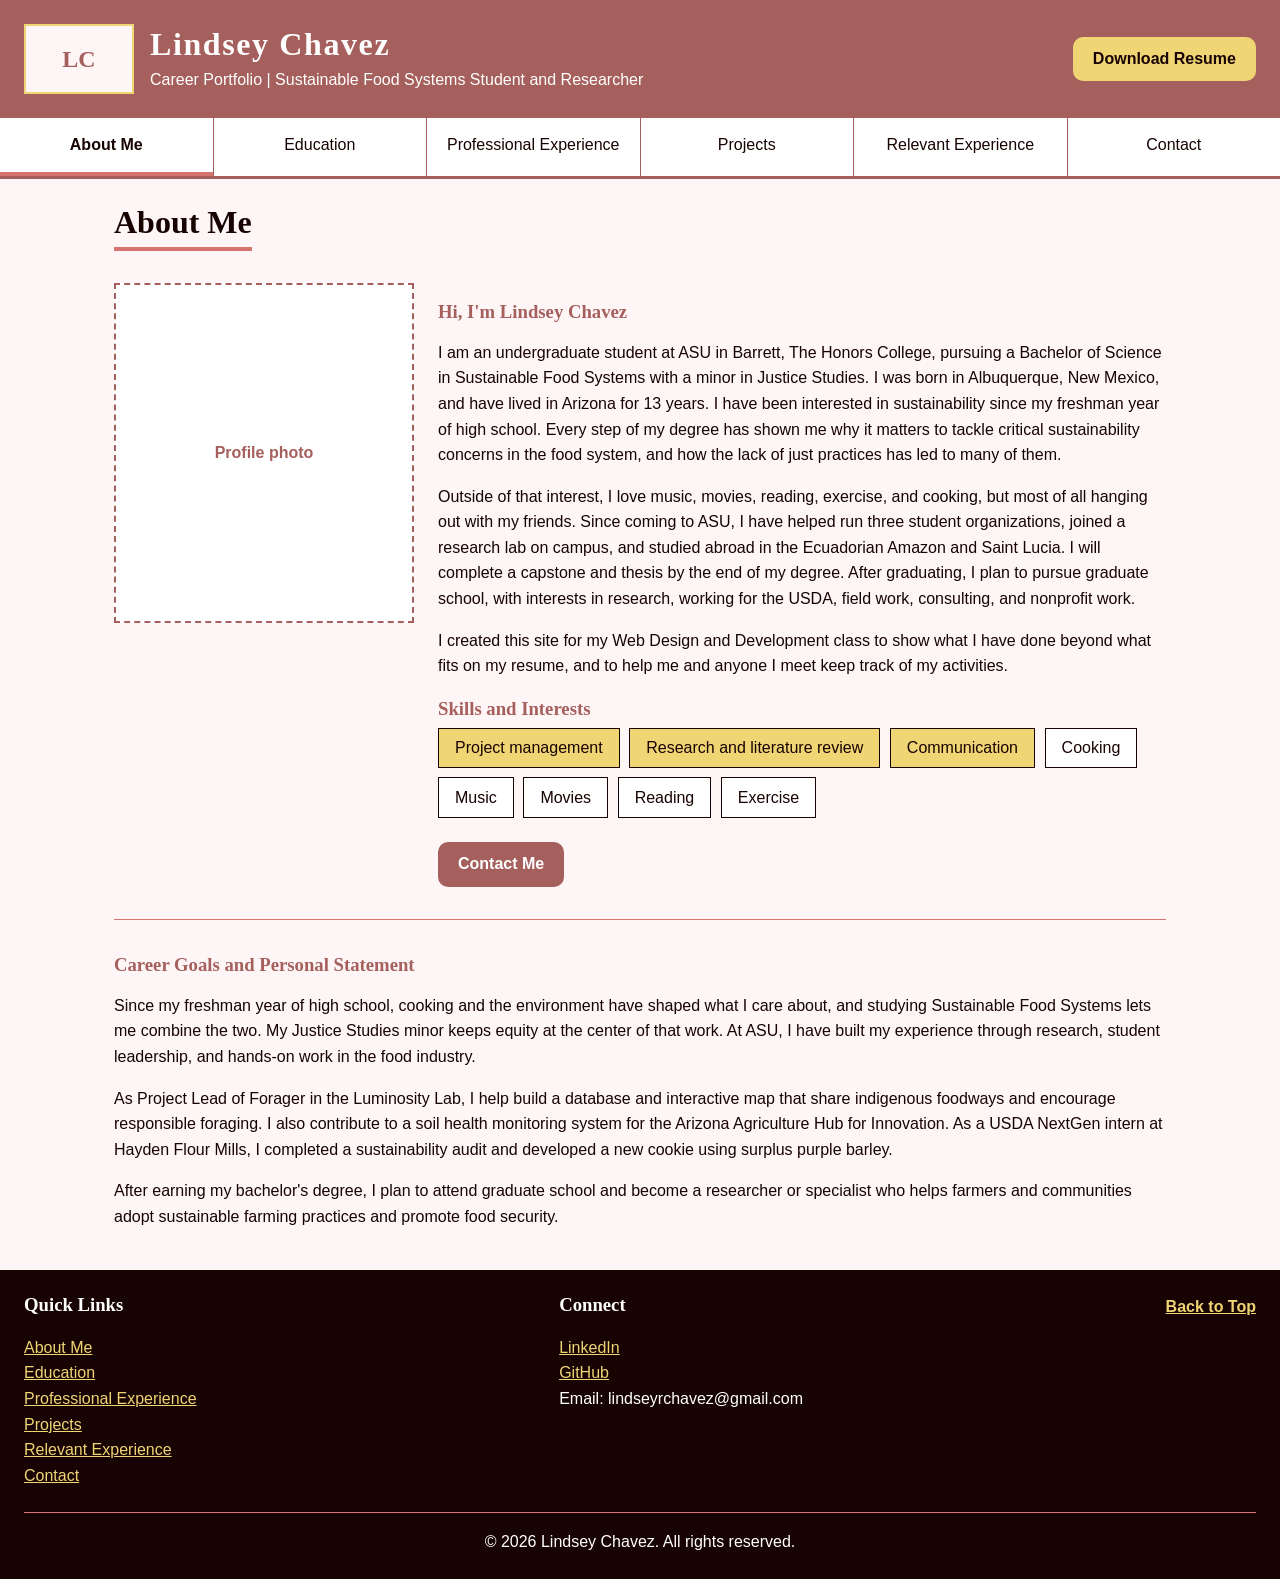
<file: index.html>
<!DOCTYPE html>
<html lang="en">
  <head>
    <meta charset="UTF-8">
    <meta name="viewport" content="width=device-width, initial-scale=1.0">
    <meta name="description" content="Career portfolio of Lindsey Chavez, an ASU Barrett Honors student studying Sustainable Food Systems with a minor in Justice Studies.">
    <meta name="author" content="Lindsey Chavez">
    <title>About Me | Lindsey Chavez Career Portfolio</title>
    <link rel="stylesheet" href="styles.css">
  </head>
  <body>
    <header id="top">
      <!-- Swap this placeholder for your logo image later:
           <img src="images/logo.png" alt="Lindsey Chavez logo" class="logo"> -->
      <div class="logo" aria-hidden="true">LC</div>
      <div class="title-block">
        <h1>Lindsey Chavez</h1>
        <p>Career Portfolio | Sustainable Food Systems Student and Researcher</p>
      </div>
      <a class="button button-light" href="Lindsey_Chavez_Resume_9_26.pdf" download>Download Resume</a>
    </header>

    <nav aria-label="Main navigation">
      <ul>
        <li><a href="index.html" aria-current="page">About Me</a></li>
        <li><a href="education.html">Education</a></li>
        <li><a href="experience.html">Professional Experience</a></li>
        <li><a href="projects.html">Projects</a></li>
        <li><a href="relevant.html">Relevant Experience</a></li>
        <li><a href="contact.html">Contact</a></li>
      </ul>
    </nav>

    <main>
      <h2 class="page-title">About Me</h2>

      <section class="intro">
        <!-- Swap this placeholder for your photo later:
             <img src="images/profile.jpg" alt="Photo of Lindsey Chavez" class="profile-photo"> -->
        <div class="profile-photo" role="img" aria-label="Profile photo placeholder">Profile photo</div>

        <div class="intro-text">
          <h3>Hi, I'm Lindsey Chavez</h3>
          <p>I am an undergraduate student at ASU in Barrett, The Honors College, pursuing a Bachelor of Science in Sustainable Food Systems with a minor in Justice Studies. I was born in Albuquerque, New Mexico, and have lived in Arizona for 13 years. I have been interested in sustainability since my freshman year of high school. Every step of my degree has shown me why it matters to tackle critical sustainability concerns in the food system, and how the lack of just practices has led to many of them.</p>
          <p>Outside of that interest, I love music, movies, reading, exercise, and cooking, but most of all hanging out with my friends. Since coming to ASU, I have helped run three student organizations, joined a research lab on campus, and studied abroad in the Ecuadorian Amazon and Saint Lucia. I will complete a capstone and thesis by the end of my degree. After graduating, I plan to pursue graduate school, with interests in research, working for the USDA, field work, consulting, and nonprofit work.</p>
          <p>I created this site for my Web Design and Development class to show what I have done beyond what fits on my resume, and to help me and anyone I meet keep track of my activities.</p>

          <h3>Skills and Interests</h3>
          <ul class="tags">
            <li>Project management</li>
            <li>Research and literature review</li>
            <li>Communication</li>
            <li class="interest">Cooking</li>
            <li class="interest">Music</li>
            <li class="interest">Movies</li>
            <li class="interest">Reading</li>
            <li class="interest">Exercise</li>
          </ul>

          <a class="button button-dark" href="contact.html">Contact Me</a>
        </div>
      </section>

      <section class="statement">
        <h3>Career Goals and Personal Statement</h3>
        <p>Since my freshman year of high school, cooking and the environment have shaped what I care about, and studying Sustainable Food Systems lets me combine the two. My Justice Studies minor keeps equity at the center of that work. At ASU, I have built my experience through research, student leadership, and hands-on work in the food industry.</p>
        <p>As Project Lead of Forager in the Luminosity Lab, I help build a database and interactive map that share indigenous foodways and encourage responsible foraging. I also contribute to a soil health monitoring system for the Arizona Agriculture Hub for Innovation. As a USDA NextGen intern at Hayden Flour Mills, I completed a sustainability audit and developed a new cookie using surplus purple barley.</p>
        <p>After earning my bachelor's degree, I plan to attend graduate school and become a researcher or specialist who helps farmers and communities adopt sustainable farming practices and promote food security.</p>
      </section>
    </main>

    <footer>
      <div class="footer-columns">
        <div>
          <h3>Quick Links</h3>
          <ul>
            <li><a href="index.html">About Me</a></li>
            <li><a href="education.html">Education</a></li>
            <li><a href="experience.html">Professional Experience</a></li>
            <li><a href="projects.html">Projects</a></li>
            <li><a href="relevant.html">Relevant Experience</a></li>
            <li><a href="contact.html">Contact</a></li>
          </ul>
        </div>

        <div>
          <h3>Connect</h3>
          <ul>
            <li><a href="https://www.linkedin.com/in/lindsey-rae-chavez/" target="_blank" rel="noopener">LinkedIn</a></li>
            <li><a href="https://github.com/lrchave6-gif" target="_blank" rel="noopener">GitHub</a></li>
            <li>Email: lindseyrchavez@gmail.com</li>
          </ul>
        </div>

        <a class="back-to-top" href="#top">Back to Top</a>
      </div>

      <p class="copyright">&copy; 2026 Lindsey Chavez. All rights reserved.</p>
    </footer>
  </body>
</html>
</file>
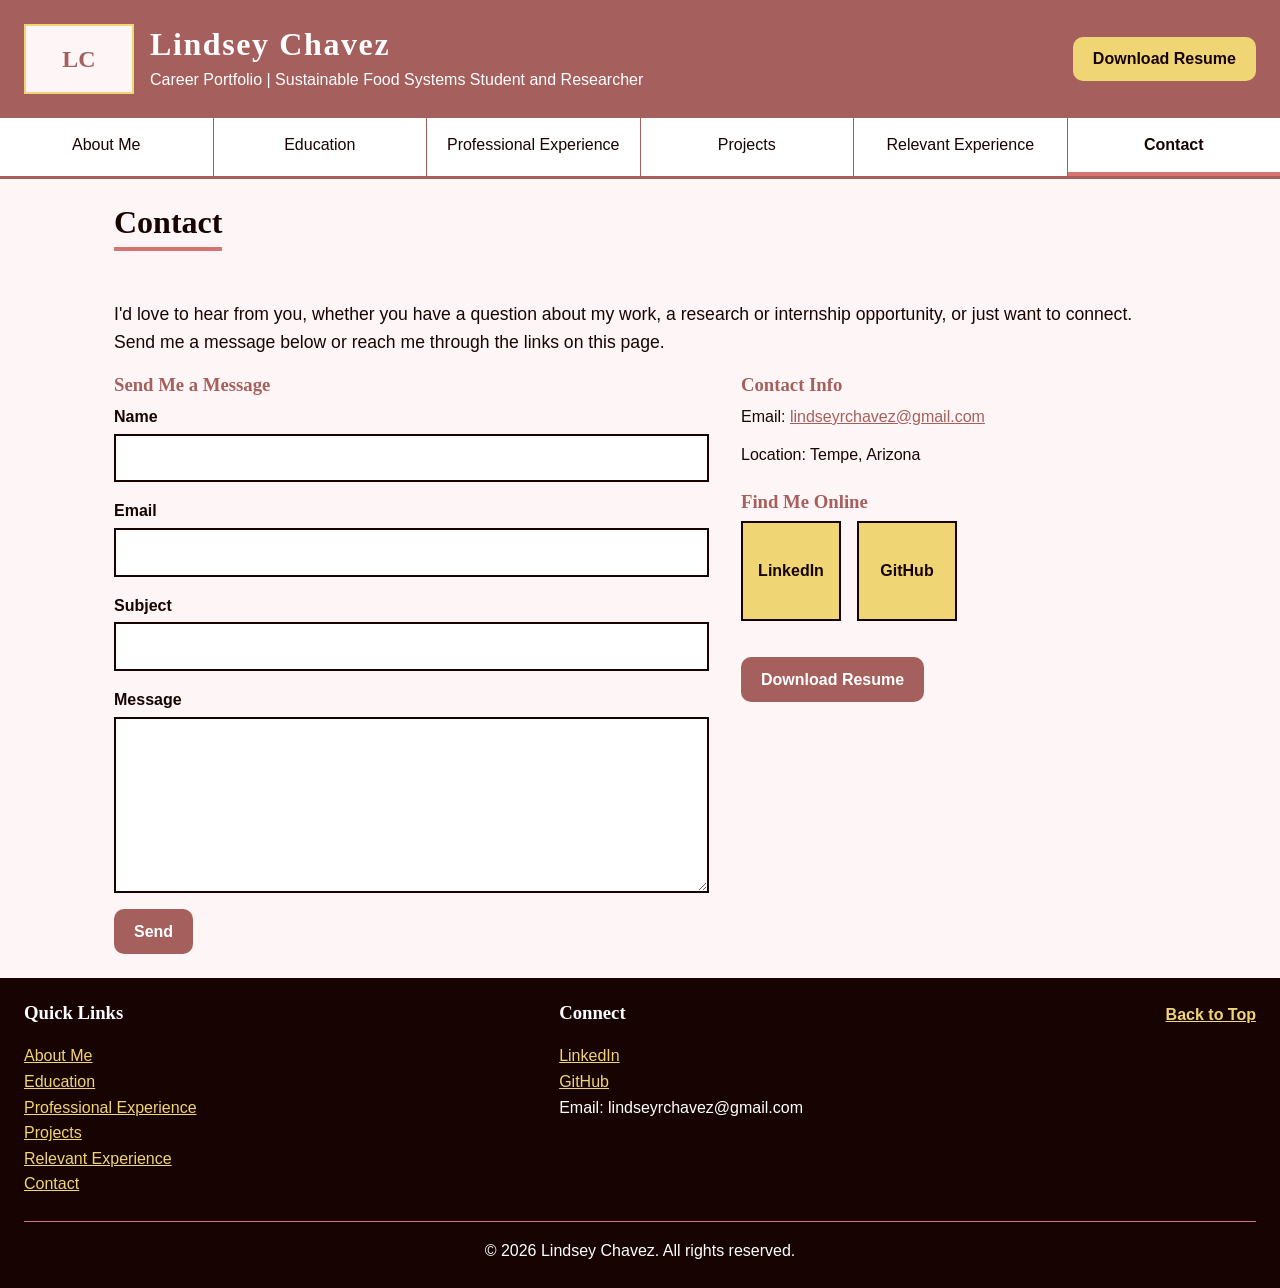
<file: contact.html>
<!DOCTYPE html>
<html lang="en">
  <head>
    <meta charset="UTF-8">
    <meta name="viewport" content="width=device-width, initial-scale=1.0">
    <meta name="description" content="Contact Lindsey Chavez: send a message through the form, find contact details, or connect on LinkedIn and GitHub.">
    <meta name="author" content="Lindsey Chavez">
    <title>Contact | Lindsey Chavez Career Portfolio</title>
    <link rel="stylesheet" href="styles.css">
  </head>
  <body>
    <header id="top">
      <!-- Swap this placeholder for your logo image later:
           <img src="images/logo.png" alt="Lindsey Chavez logo" class="logo"> -->
      <div class="logo" aria-hidden="true">LC</div>
      <div class="title-block">
        <h1>Lindsey Chavez</h1>
        <p>Career Portfolio | Sustainable Food Systems Student and Researcher</p>
      </div>
      <a class="button button-light" href="Lindsey_Chavez_Resume_9_26.pdf" download>Download Resume</a>
    </header>

    <nav aria-label="Main navigation">
      <ul>
        <li><a href="index.html">About Me</a></li>
        <li><a href="education.html">Education</a></li>
        <li><a href="experience.html">Professional Experience</a></li>
        <li><a href="projects.html">Projects</a></li>
        <li><a href="relevant.html">Relevant Experience</a></li>
        <li><a href="contact.html" aria-current="page">Contact</a></li>
      </ul>
    </nav>

    <main>
      <h2 class="page-title">Contact</h2>

      <p class="lead">I'd love to hear from you, whether you have a question about my work, a research or internship opportunity, or just want to connect. Send me a message below or reach me through the links on this page.</p>

      <div class="contact-layout">
        <section class="contact-form">
          <h3>Send Me a Message</h3>
          <form method="post" action="#">
            <label for="name">Name</label>
            <input type="text" id="name" name="name" required>

            <label for="email">Email</label>
            <input type="email" id="email" name="email" required>

            <label for="subject">Subject</label>
            <input type="text" id="subject" name="subject">

            <label for="message">Message</label>
            <textarea id="message" name="message" rows="6" required></textarea>

            <button type="submit" class="button button-dark">Send</button>
          </form>
        </section>

        <section class="contact-info">
          <h3>Contact Info</h3>
          <ul>
            <li>Email: <a href="mailto:lindseyrchavez@gmail.com">lindseyrchavez@gmail.com</a></li>
            <!-- Add your phone number here if you want it public:
                 <li>Phone: (000) 000-0000</li> -->
            <li>Location: Tempe, Arizona</li>
          </ul>

          <h3>Find Me Online</h3>
          <ul class="social-links">
            <li><a href="https://www.linkedin.com/in/lindsey-rae-chavez/" target="_blank" rel="noopener">LinkedIn</a></li>
            <li><a href="https://github.com/lrchave6-gif" target="_blank" rel="noopener">GitHub</a></li>
            <!-- Optional third tile, like the "Other" box in the wireframe:
                 <li><a href="https://example.com" target="_blank" rel="noopener">Other</a></li> -->
          </ul>

          <a class="button button-dark" href="Lindsey_Chavez_Resume_9_26.pdf" download>Download Resume</a>
        </section>
      </div>
    </main>

    <footer>
      <div class="footer-columns">
        <div>
          <h3>Quick Links</h3>
          <ul>
            <li><a href="index.html">About Me</a></li>
            <li><a href="education.html">Education</a></li>
            <li><a href="experience.html">Professional Experience</a></li>
            <li><a href="projects.html">Projects</a></li>
            <li><a href="relevant.html">Relevant Experience</a></li>
            <li><a href="contact.html">Contact</a></li>
          </ul>
        </div>

        <div>
          <h3>Connect</h3>
          <ul>
            <li><a href="https://www.linkedin.com/in/lindsey-rae-chavez/" target="_blank" rel="noopener">LinkedIn</a></li>
            <li><a href="https://github.com/lrchave6-gif" target="_blank" rel="noopener">GitHub</a></li>
            <li>Email: lindseyrchavez@gmail.com</li>
          </ul>
        </div>

        <a class="back-to-top" href="#top">Back to Top</a>
      </div>

      <p class="copyright">&copy; 2026 Lindsey Chavez. All rights reserved.</p>
    </footer>
  </body>
</html>
</file>
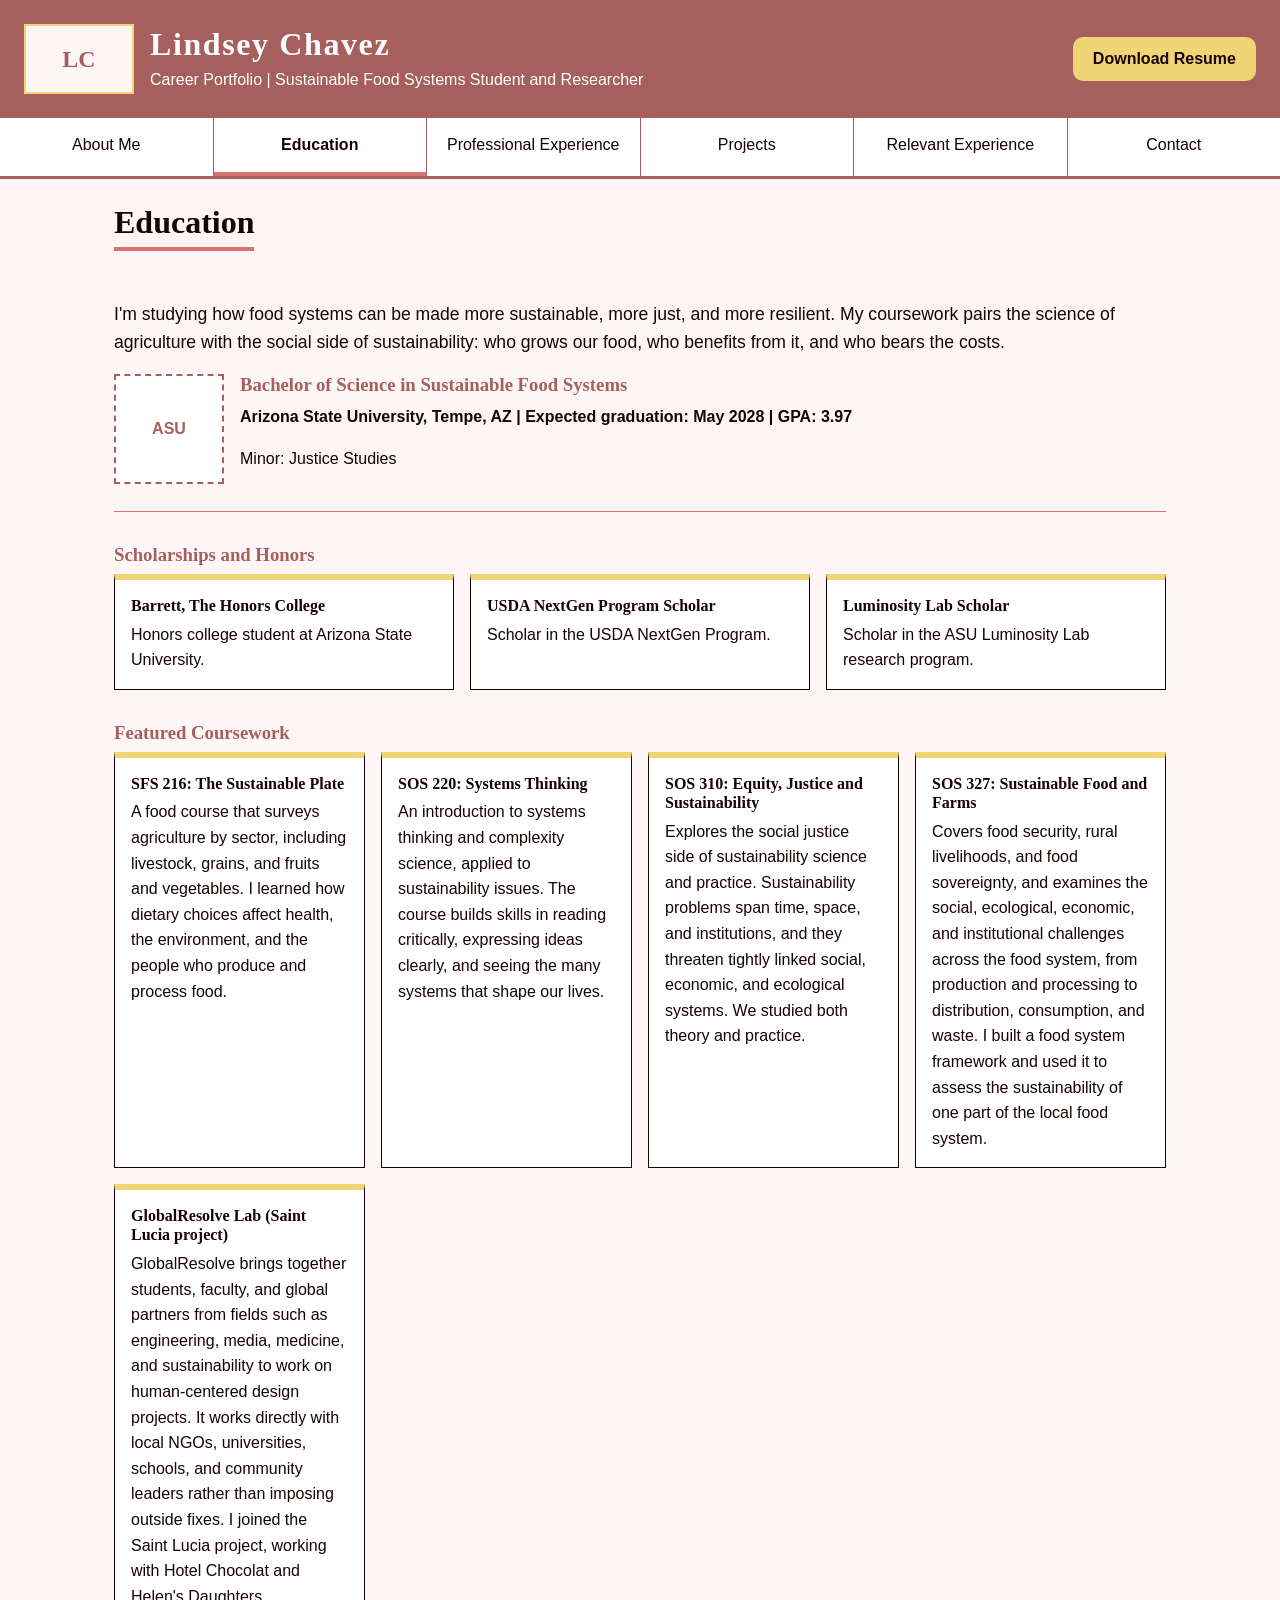
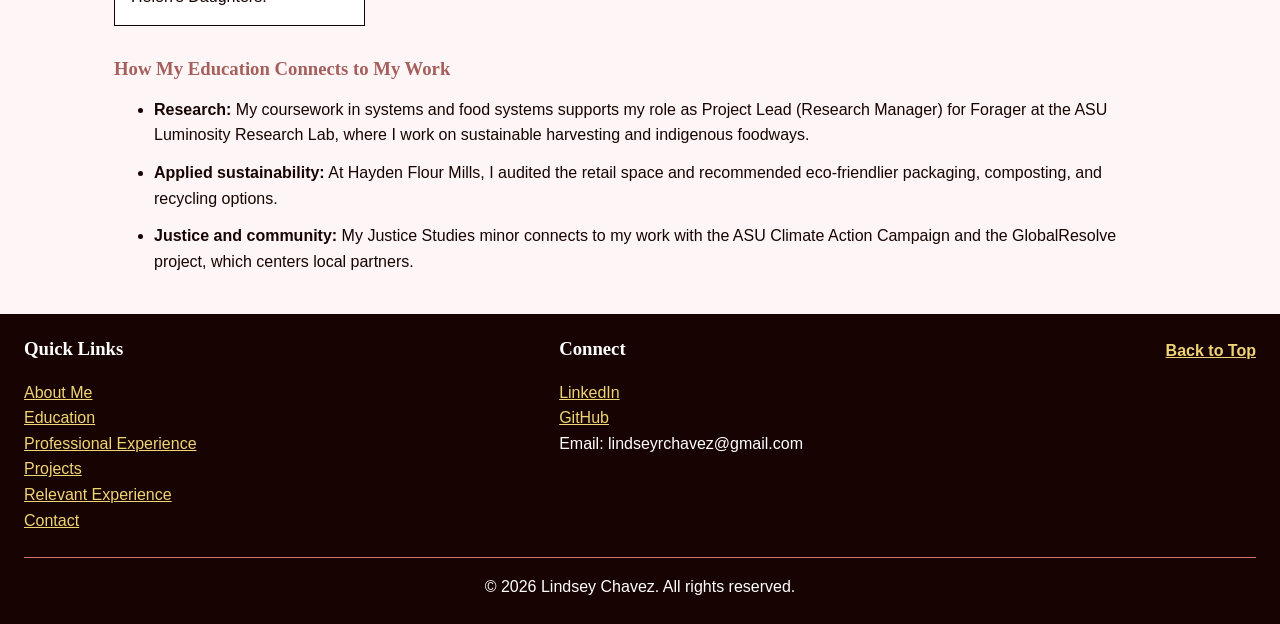
<file: education.html>
<!DOCTYPE html>
<html lang="en">
  <head>
    <meta charset="UTF-8">
    <meta name="viewport" content="width=device-width, initial-scale=1.0">
    <meta name="description" content="Education of Lindsey Chavez: B.S. in Sustainable Food Systems with a Justice Studies minor at Arizona State University, plus featured coursework and honors.">
    <meta name="author" content="Lindsey Chavez">
    <title>Education | Lindsey Chavez Career Portfolio</title>
    <link rel="stylesheet" href="styles.css">
  </head>
  <body>
    <header id="top">
      <!-- Swap this placeholder for your logo image later:
           <img src="images/logo.png" alt="Lindsey Chavez logo" class="logo"> -->
      <div class="logo" aria-hidden="true">LC</div>
      <div class="title-block">
        <h1>Lindsey Chavez</h1>
        <p>Career Portfolio | Sustainable Food Systems Student and Researcher</p>
      </div>
      <a class="button button-light" href="Lindsey_Chavez_Resume_9_26.pdf" download>Download Resume</a>
    </header>

    <nav aria-label="Main navigation">
      <ul>
        <li><a href="index.html">About Me</a></li>
        <li><a href="education.html" aria-current="page">Education</a></li>
        <li><a href="experience.html">Professional Experience</a></li>
        <li><a href="projects.html">Projects</a></li>
        <li><a href="relevant.html">Relevant Experience</a></li>
        <li><a href="contact.html">Contact</a></li>
      </ul>
    </nav>

    <main>
      <h2 class="page-title">Education</h2>

      <p class="lead">I'm studying how food systems can be made more sustainable, more just, and more resilient. My coursework pairs the science of agriculture with the social side of sustainability: who grows our food, who benefits from it, and who bears the costs.</p>

      <section class="degree">
        <!-- Swap this placeholder for the ASU logo later:
             <img src="images/asu-logo.png" alt="Arizona State University logo" class="school-logo"> -->
        <div class="school-logo" role="img" aria-label="ASU logo placeholder">ASU</div>

        <div class="degree-details">
          <h3>Bachelor of Science in Sustainable Food Systems</h3>
          <p class="meta">Arizona State University, Tempe, AZ | Expected graduation: May 2028 | GPA: 3.97</p>
          <p>Minor: Justice Studies</p>
        </div>
      </section>

      <section class="education-section">
        <h3>Scholarships and Honors</h3>
        <div class="card-grid">
          <article class="card">
            <h4>Barrett, The Honors College</h4>
            <p>Honors college student at Arizona State University.</p>
          </article>

          <article class="card">
            <h4>USDA NextGen Program Scholar</h4>
            <p>Scholar in the USDA NextGen Program.</p>
          </article>

          <article class="card">
            <h4>Luminosity Lab Scholar</h4>
            <p>Scholar in the ASU Luminosity Lab research program.</p>
          </article>
        </div>
      </section>

      <section class="education-section">
        <h3>Featured Coursework</h3>
        <div class="card-grid">
          <article class="card">
            <h4>SFS 216: The Sustainable Plate</h4>
            <p>A food course that surveys agriculture by sector, including livestock, grains, and fruits and vegetables. I learned how dietary choices affect health, the environment, and the people who produce and process food.</p>
          </article>

          <article class="card">
            <h4>SOS 220: Systems Thinking</h4>
            <p>An introduction to systems thinking and complexity science, applied to sustainability issues. The course builds skills in reading critically, expressing ideas clearly, and seeing the many systems that shape our lives.</p>
          </article>

          <article class="card">
            <h4>SOS 310: Equity, Justice and Sustainability</h4>
            <p>Explores the social justice side of sustainability science and practice. Sustainability problems span time, space, and institutions, and they threaten tightly linked social, economic, and ecological systems. We studied both theory and practice.</p>
          </article>

          <article class="card">
            <h4>SOS 327: Sustainable Food and Farms</h4>
            <p>Covers food security, rural livelihoods, and food sovereignty, and examines the social, ecological, economic, and institutional challenges across the food system, from production and processing to distribution, consumption, and waste. I built a food system framework and used it to assess the sustainability of one part of the local food system.</p>
          </article>

          <article class="card">
            <h4>GlobalResolve Lab (Saint Lucia project)</h4>
            <p>GlobalResolve brings together students, faculty, and global partners from fields such as engineering, media, medicine, and sustainability to work on human-centered design projects. It works directly with local NGOs, universities, schools, and community leaders rather than imposing outside fixes. I joined the Saint Lucia project, working with Hotel Chocolat and Helen's Daughters.</p>
          </article>
        </div>
      </section>

      <section class="education-section">
        <h3>How My Education Connects to My Work</h3>
        <ul class="connections">
          <li><strong>Research:</strong> My coursework in systems and food systems supports my role as Project Lead (Research Manager) for Forager at the ASU Luminosity Research Lab, where I work on sustainable harvesting and indigenous foodways.</li>
          <li><strong>Applied sustainability:</strong> At Hayden Flour Mills, I audited the retail space and recommended eco-friendlier packaging, composting, and recycling options.</li>
          <li><strong>Justice and community:</strong> My Justice Studies minor connects to my work with the ASU Climate Action Campaign and the GlobalResolve project, which centers local partners.</li>
        </ul>
      </section>
    </main>

    <footer>
      <div class="footer-columns">
        <div>
          <h3>Quick Links</h3>
          <ul>
            <li><a href="index.html">About Me</a></li>
            <li><a href="education.html">Education</a></li>
            <li><a href="experience.html">Professional Experience</a></li>
            <li><a href="projects.html">Projects</a></li>
            <li><a href="relevant.html">Relevant Experience</a></li>
            <li><a href="contact.html">Contact</a></li>
          </ul>
        </div>

        <div>
          <h3>Connect</h3>
          <ul>
            <li><a href="https://www.linkedin.com/in/lindsey-rae-chavez/" target="_blank" rel="noopener">LinkedIn</a></li>
            <li><a href="https://github.com/lrchave6-gif" target="_blank" rel="noopener">GitHub</a></li>
            <li>Email: lindseyrchavez@gmail.com</li>
          </ul>
        </div>

        <a class="back-to-top" href="#top">Back to Top</a>
      </div>

      <p class="copyright">&copy; 2026 Lindsey Chavez. All rights reserved.</p>
    </footer>
  </body>
</html>
</file>
<file: styles.css>
/* Lindsey Chavez Career Portfolio - styles.css
   Palette: text #170302, background #fef6f6, primary #a5605d,
   secondary #f0d575, accent #d67570 */

:root {
  --text: #170302;
  --background: #fef6f6;
  --primary: #a5605d;
  --secondary: #f0d575;
  --accent: #d67570;
}

* {
  box-sizing: border-box;
}

body {
  background-color: var(--background);
  color: var(--text);
  font-family: "Trebuchet MS", Verdana, sans-serif;
  line-height: 1.6;
  margin: 0;
}

h1,
h2,
h3,
h4 {
  font-family: Georgia, "Times New Roman", serif;
  line-height: 1.2;
}

a {
  color: var(--primary);
}

/* ---------- Header ---------- */
header {
  align-items: center;
  background-color: var(--primary);
  color: #FFFFFF;
  display: flex;
  flex-direction: column;
  gap: 1em;
  padding: 1.5em;
  text-align: center;
}

.logo {
  align-items: center;
  background-color: var(--background);
  border: 2px solid var(--secondary);
  color: var(--primary);
  display: flex;
  font-family: Georgia, "Times New Roman", serif;
  font-size: 1.5em;
  font-weight: bold;
  height: 70px;
  justify-content: center;
  width: 110px;
}

.title-block h1 {
  font-size: 2em;
  letter-spacing: 0.05em;
  margin: 0;
}

.title-block p {
  margin: 0.25em 0 0;
}

/* ---------- Buttons ---------- */
.button {
  border-radius: 10px;
  display: inline-block;
  font-weight: bold;
  padding: 0.6em 1.25em;
  text-decoration: none;
}

.button-light {
  background-color: var(--secondary);
  color: var(--text);
}

.button-light:hover,
.button-light:focus {
  background-color: #FFFFFF;
}

.button-dark {
  background-color: var(--primary);
  color: #FFFFFF;
}

.button-dark:hover,
.button-dark:focus {
  background-color: var(--text);
}

/* ---------- Navigation ---------- */
nav {
  background-color: #FFFFFF;
  border-bottom: 3px solid var(--primary);
}

nav ul {
  display: flex;
  flex-direction: column;
  list-style-type: none;
  margin: 0;
  padding: 0;
}

nav li {
  border-bottom: 1px solid var(--accent);
}

nav a {
  color: var(--text);
  display: block;
  padding: 0.9em 1em;
  text-align: center;
  text-decoration: none;
}

nav a:hover,
nav a:focus {
  background-color: var(--secondary);
}

nav a[aria-current="page"] {
  border-bottom: 4px solid var(--accent);
  font-weight: bold;
}

/* ---------- Main content ---------- */
main {
  margin: 0 auto;
  max-width: 1100px;
  padding: 1.5em;
}

.page-title {
  border-bottom: 4px solid var(--accent);
  color: var(--text);
  display: inline-block;
  font-size: 2em;
  margin: 0 0 1em;
  padding-bottom: 0.15em;
}

.intro {
  display: flex;
  flex-direction: column;
  gap: 1.5em;
}

.profile-photo {
  align-items: center;
  background-color: #FFFFFF;
  border: 2px dashed var(--primary);
  color: var(--primary);
  display: flex;
  font-weight: bold;
  height: 340px;
  justify-content: center;
  width: 100%;
}

.intro-text h3,
.statement h3 {
  color: var(--primary);
  margin-bottom: 0.4em;
}

.tags {
  display: flex;
  flex-wrap: wrap;
  gap: 0.6em;
  list-style-type: none;
  margin: 0 0 1.5em;
  padding: 0;
}

.tags li {
  background-color: var(--secondary);
  border: 1px solid var(--text);
  padding: 0.4em 1em;
}

.tags .interest {
  background-color: #FFFFFF;
}

.statement {
  border-top: 1px solid var(--accent);
  margin-top: 2em;
  padding-top: 1em;
}

/* ---------- Footer ---------- */
footer {
  background-color: var(--text);
  color: #FFFFFF;
  padding: 1.5em;
}

footer a {
  color: var(--secondary);
}

footer h3 {
  margin-top: 0;
}

footer ul {
  list-style-type: none;
  margin: 0;
  padding: 0;
}

.footer-columns {
  display: flex;
  flex-direction: column;
  gap: 1.5em;
}

.back-to-top {
  font-weight: bold;
}

.copyright {
  border-top: 1px solid var(--accent);
  margin: 1.5em 0 0;
  padding-top: 1em;
  text-align: center;
}

/* ---------- Education page ---------- */
.lead {
  font-size: 1.1em;
  max-width: 60em;
}

.degree {
  align-items: flex-start;
  border-bottom: 1px solid var(--accent);
  display: flex;
  flex-direction: column;
  gap: 1em;
  margin-bottom: 1.5em;
  padding-bottom: 1.5em;
}

.school-logo {
  align-items: center;
  background-color: #FFFFFF;
  border: 2px dashed var(--primary);
  color: var(--primary);
  display: flex;
  flex: 0 0 auto;
  font-weight: bold;
  height: 110px;
  justify-content: center;
  width: 110px;
}

.degree-details h3,
.education-section h3,
.contact-form h3,
.contact-info h3 {
  color: var(--primary);
  margin: 0 0 0.4em;
}

.meta {
  font-weight: bold;
  margin: 0 0 0.5em;
}

.education-section {
  margin-top: 2em;
}

.card-grid {
  display: grid;
  gap: 1em;
  grid-template-columns: repeat(auto-fit, minmax(240px, 1fr));
}

.card {
  background-color: #FFFFFF;
  border: 1px solid var(--text);
  border-top: 6px solid var(--secondary);
  padding: 1em;
}

.card h4 {
  color: var(--text);
  margin: 0 0 0.4em;
}

.card p {
  margin: 0;
}

.connections li {
  margin-bottom: 0.75em;
}

/* ---------- Contact page ---------- */
.contact-layout {
  display: flex;
  flex-direction: column;
  gap: 2em;
}

.contact-form label {
  display: block;
  font-weight: bold;
  margin-bottom: 0.25em;
}

.contact-form input,
.contact-form textarea {
  background-color: #FFFFFF;
  border: 2px solid var(--text);
  color: var(--text);
  display: block;
  font: inherit;
  margin-bottom: 1em;
  padding: 0.6em;
  width: 100%;
}

.contact-form textarea {
  min-height: 10em;
  resize: vertical;
}

.contact-form button {
  border: none;
  cursor: pointer;
  font: inherit;
  font-weight: bold;
}

.contact-info ul {
  list-style-type: none;
  margin: 0 0 1.5em;
  padding: 0;
}

.contact-info li {
  margin-bottom: 0.75em;
}

.social-links {
  display: flex;
  flex-wrap: wrap;
  gap: 1em;
}

.social-links a {
  align-items: center;
  background-color: var(--secondary);
  border: 2px solid var(--text);
  color: var(--text);
  display: flex;
  font-weight: bold;
  height: 100px;
  justify-content: center;
  text-align: center;
  text-decoration: none;
  width: 100px;
}

.social-links a:hover,
.social-links a:focus {
  background-color: var(--primary);
  color: #FFFFFF;
}

/* ---------- Medium and large screens ---------- */
@media screen and (min-width: 700px) {
  header {
    flex-direction: row;
    justify-content: space-between;
    text-align: left;
  }

  .title-block {
    flex: 1;
  }

  nav ul {
    flex-direction: row;
  }

  nav li {
    border-bottom: none;
    border-left: 1px solid var(--primary);
    flex: 1;
  }

  nav li:first-child {
    border-left: none;
  }

  .intro {
    flex-direction: row;
  }

  .profile-photo {
    flex: 0 0 300px;
    width: 300px;
  }

  .intro-text {
    flex: 1;
  }

  .footer-columns {
    flex-direction: row;
    justify-content: space-between;
  }

  .degree {
    flex-direction: row;
  }

  .contact-layout {
    flex-direction: row;
  }

  .contact-form {
    flex: 1.4;
  }

  .contact-info {
    flex: 1;
  }
}
</file>
